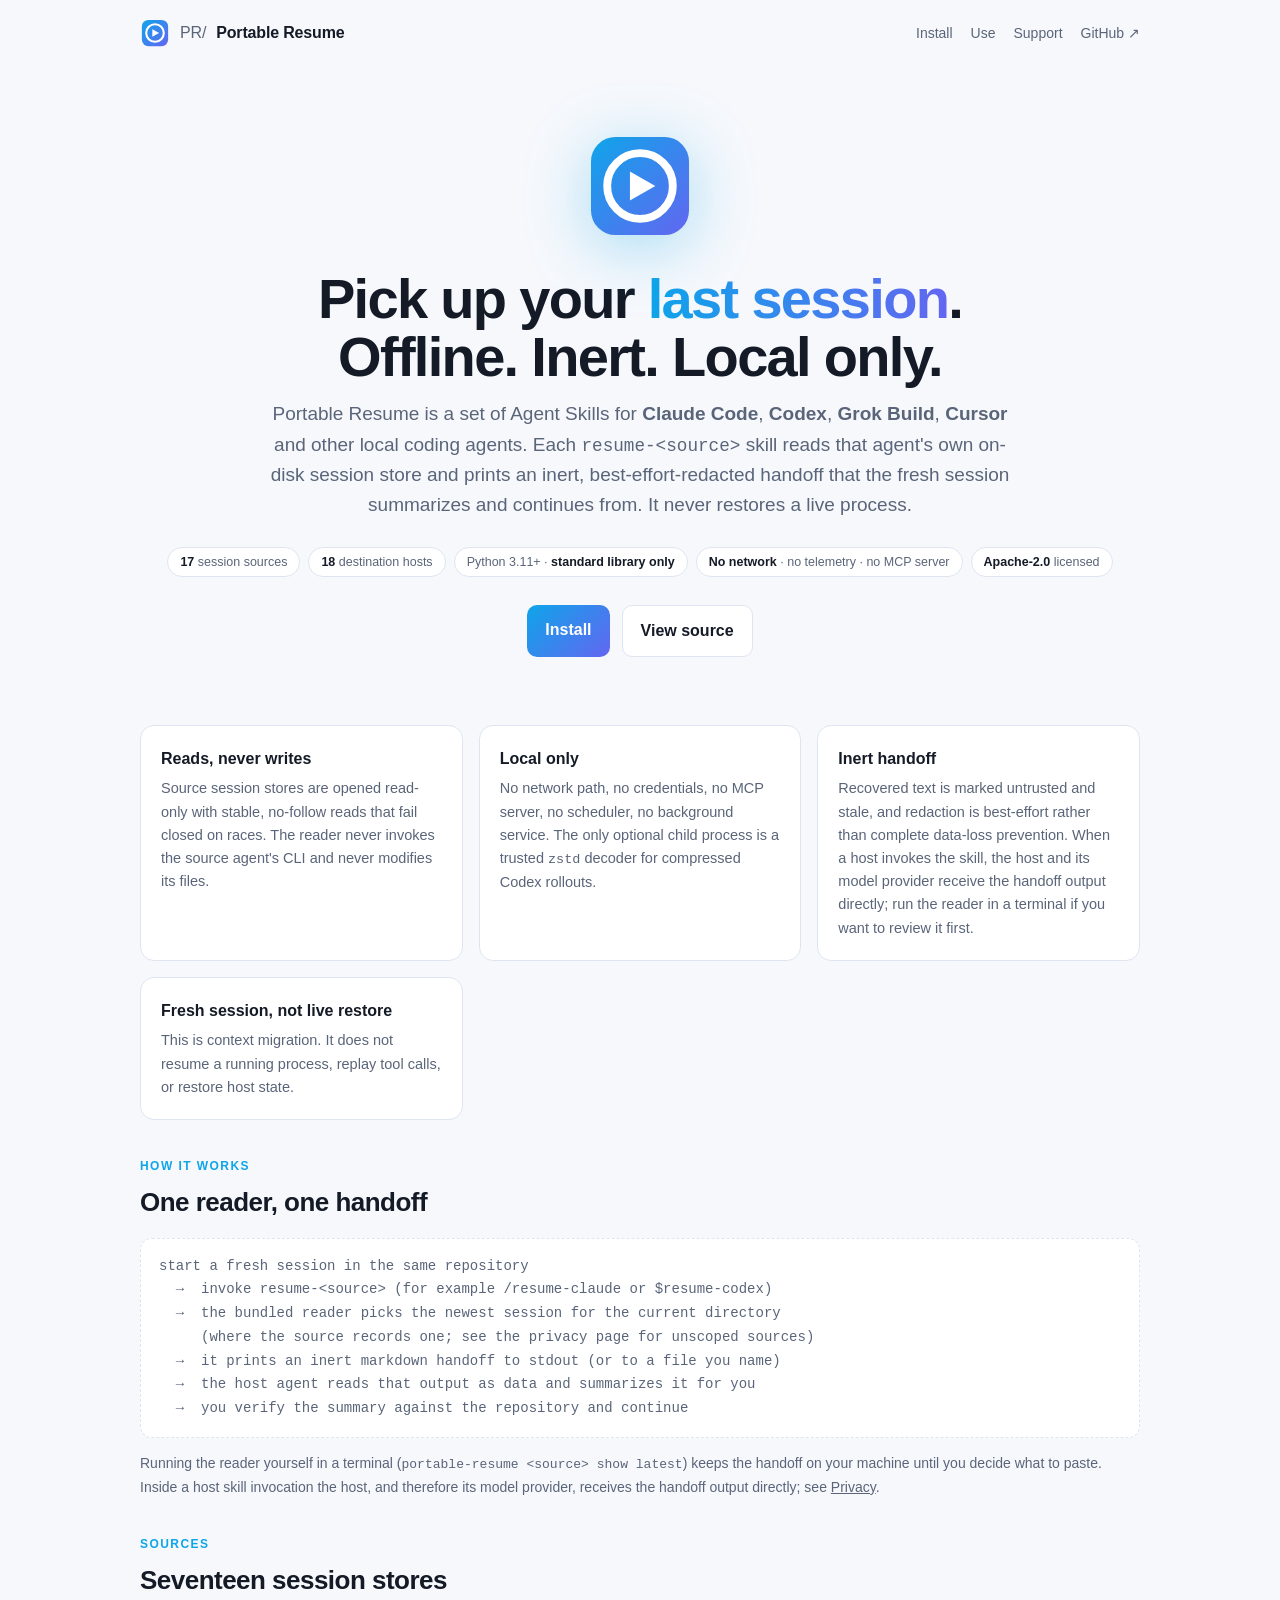
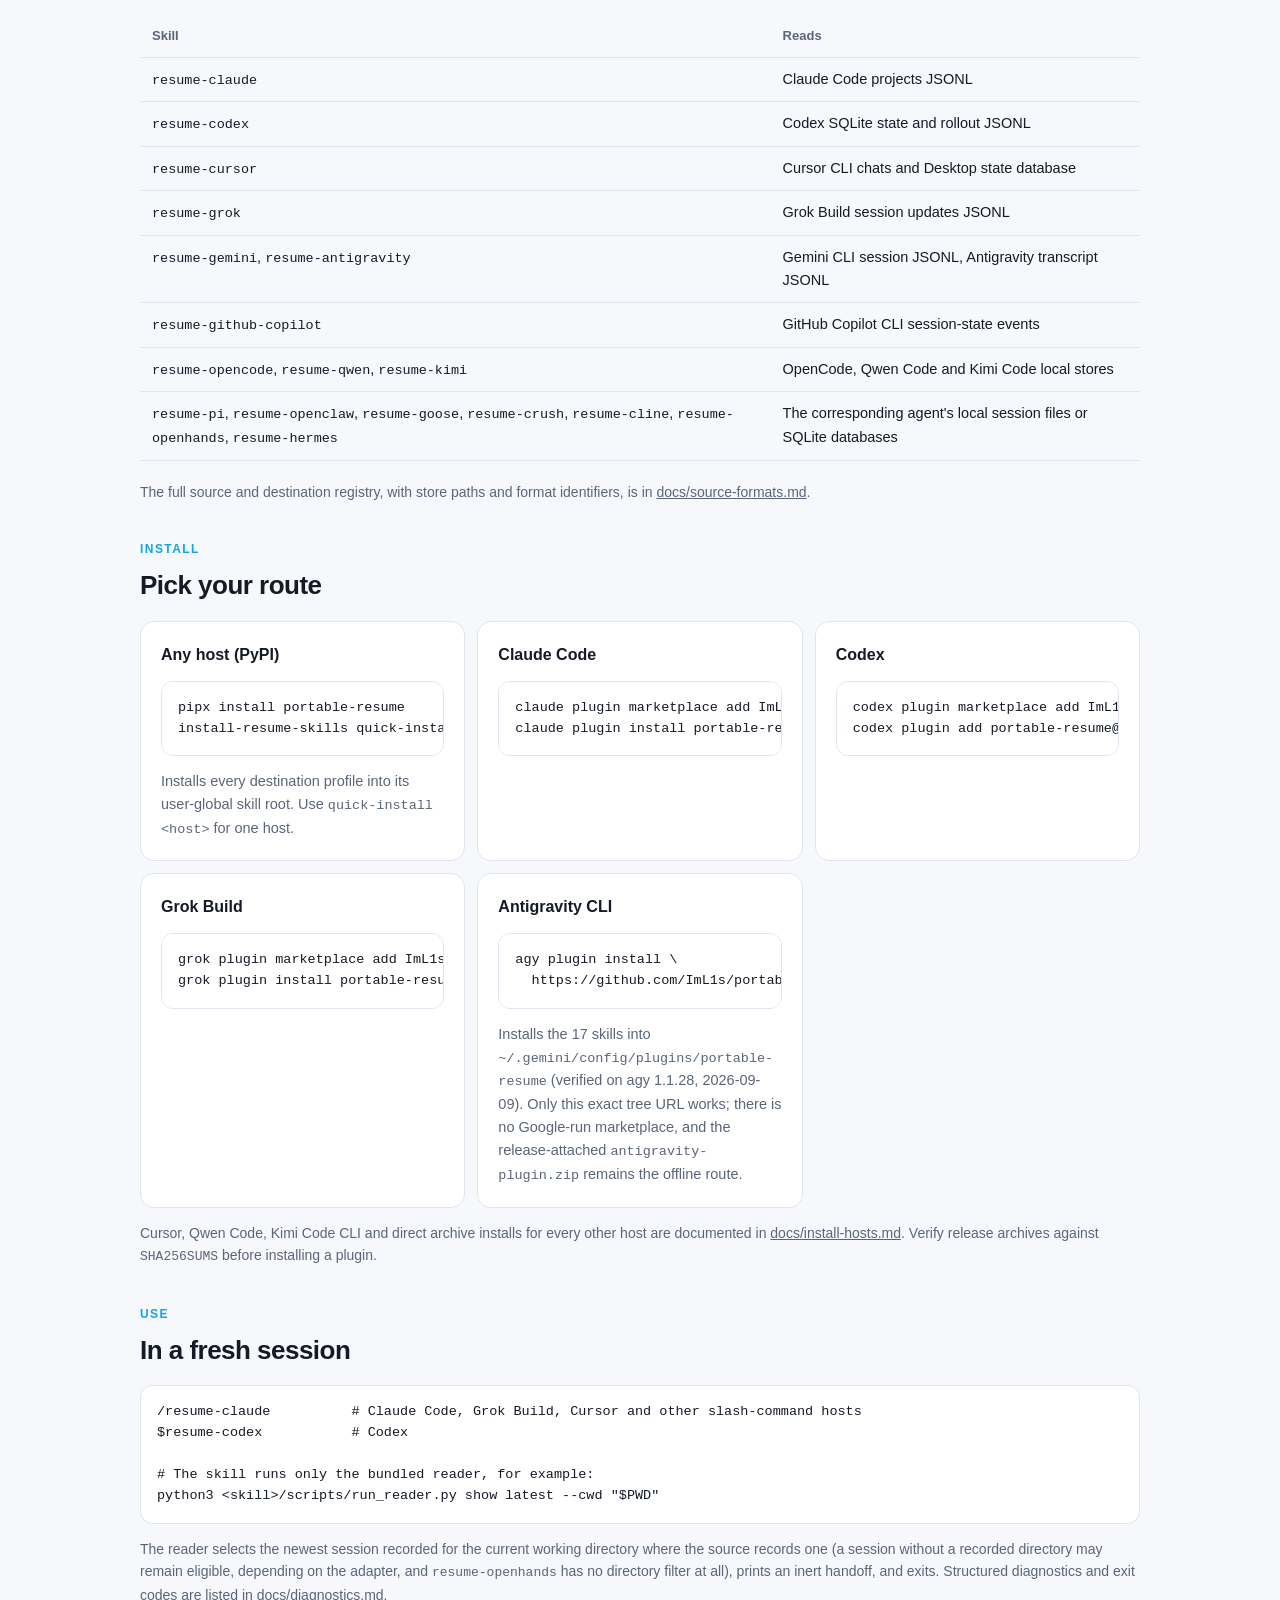
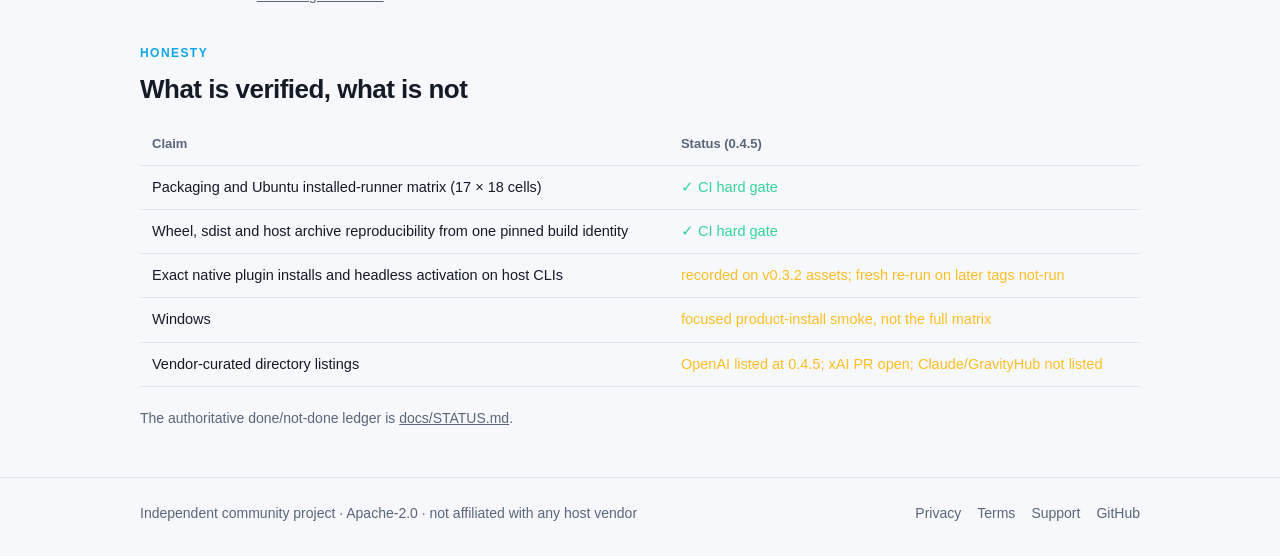
<file: site/index.html>
<!doctype html>
<html lang="en">
<head>
<meta charset="utf-8">
<meta name="viewport" content="width=device-width, initial-scale=1">
<meta name="description" content="Portable Resume: offline, local-only Agent Skills that carry bounded context from your last coding-agent session into a fresh session. Inert handoff, never live restore.">
<meta name="theme-color" content="#0ea5e9">
<meta property="og:title" content="Portable Resume — resume past coding-agent sessions">
<meta property="og:description" content="Offline, local-only context migration across coding agents. Inert handoff, never live restore.">
<meta property="og:image" content="https://iml1s.github.io/resume-skills/assets/logo-512.png">
<link rel="icon" href="assets/logo.svg" type="image/svg+xml">
<link rel="stylesheet" href="assets/site.css">
<title>Portable Resume — resume past coding-agent sessions</title>
</head>
<body>
<header class="wrap site-head">
  <a class="brand" href="./"><img src="assets/logo.svg" alt=""><span>PR/</span> Portable Resume</a>
  <nav aria-label="Primary"><a href="#install">Install</a><a href="#use">Use</a><a href="support/">Support</a><a href="https://github.com/ImL1s/resume-skills">GitHub ↗</a></nav>
</header>

<main>
  <section class="hero wrap">
    <img src="assets/logo.svg" alt="Portable Resume logo">
    <h1>Pick up your <em>last session</em>.<br>Offline. Inert. Local only.</h1>
    <p class="lead">Portable Resume is a set of Agent Skills for <b>Claude Code</b>, <b>Codex</b>, <b>Grok Build</b>, <b>Cursor</b> and other local coding agents. Each <code>resume-&lt;source&gt;</code> skill reads that agent's own on-disk session store and prints an inert, best-effort-redacted handoff that the fresh session summarizes and continues from. It never restores a live process.</p>
    <div class="badges">
      <span class="badge"><b>17</b> session sources</span>
      <span class="badge"><b>18</b> destination hosts</span>
      <span class="badge">Python 3.11+ · <b>standard library only</b></span>
      <span class="badge"><b>No network</b> · no telemetry · no MCP server</span>
      <span class="badge"><b>Apache-2.0</b> licensed</span>
    </div>
    <div class="cta">
      <a class="btn primary" href="#install">Install</a>
      <a class="btn" href="https://github.com/ImL1s/resume-skills">View source</a>
    </div>
  </section>

  <section class="wrap">
    <div class="grid">
      <div class="card"><h3>Reads, never writes</h3><p>Source session stores are opened read-only with stable, no-follow reads that fail closed on races. The reader never invokes the source agent's CLI and never modifies its files.</p></div>
      <div class="card"><h3>Local only</h3><p>No network path, no credentials, no MCP server, no scheduler, no background service. The only optional child process is a trusted <code>zstd</code> decoder for compressed Codex rollouts.</p></div>
      <div class="card"><h3>Inert handoff</h3><p>Recovered text is marked untrusted and stale, and redaction is best-effort rather than complete data-loss prevention. When a host invokes the skill, the host and its model provider receive the handoff output directly; run the reader in a terminal if you want to review it first.</p></div>
      <div class="card"><h3>Fresh session, not live restore</h3><p>This is context migration. It does not resume a running process, replay tool calls, or restore host state.</p></div>
    </div>

    <div class="eyebrow">How it works</div>
    <h2>One reader, one handoff</h2>
    <div class="flow">start a fresh session in the same repository
  →  invoke resume-&lt;source&gt; (for example /resume-claude or $resume-codex)
  →  the bundled reader picks the newest session for the current directory
     (where the source records one; see the privacy page for unscoped sources)
  →  it prints an inert markdown handoff to stdout (or to a file you name)
  →  the host agent reads that output as data and summarizes it for you
  →  you verify the summary against the repository and continue</div>
    <p class="note">Running the reader yourself in a terminal (<code>portable-resume &lt;source&gt; show latest</code>) keeps the handoff on your machine until you decide what to paste. Inside a host skill invocation the host, and therefore its model provider, receives the handoff output directly; see <a href="privacy/">Privacy</a>.</p>

    <div class="eyebrow">Sources</div>
    <h2>Seventeen session stores</h2>
    <table>
      <thead><tr><th>Skill</th><th>Reads</th></tr></thead>
      <tbody>
        <tr><td><code>resume-claude</code></td><td>Claude Code projects JSONL</td></tr>
        <tr><td><code>resume-codex</code></td><td>Codex SQLite state and rollout JSONL</td></tr>
        <tr><td><code>resume-cursor</code></td><td>Cursor CLI chats and Desktop state database</td></tr>
        <tr><td><code>resume-grok</code></td><td>Grok Build session updates JSONL</td></tr>
        <tr><td><code>resume-gemini</code>, <code>resume-antigravity</code></td><td>Gemini CLI session JSONL, Antigravity transcript JSONL</td></tr>
        <tr><td><code>resume-github-copilot</code></td><td>GitHub Copilot CLI session-state events</td></tr>
        <tr><td><code>resume-opencode</code>, <code>resume-qwen</code>, <code>resume-kimi</code></td><td>OpenCode, Qwen Code and Kimi Code local stores</td></tr>
        <tr><td><code>resume-pi</code>, <code>resume-openclaw</code>, <code>resume-goose</code>, <code>resume-crush</code>, <code>resume-cline</code>, <code>resume-openhands</code>, <code>resume-hermes</code></td><td>The corresponding agent's local session files or SQLite databases</td></tr>
      </tbody>
    </table>
    <p class="note">The full source and destination registry, with store paths and format identifiers, is in <a href="https://github.com/ImL1s/resume-skills/blob/main/docs/source-formats.md">docs/source-formats.md</a>.</p>

    <div class="eyebrow" id="install">Install</div>
    <h2>Pick your route</h2>
    <div class="tabs">
      <div class="card"><h3>Any host (PyPI)</h3>
<pre>pipx install portable-resume
install-resume-skills quick-install all</pre>
<p>Installs every destination profile into its user-global skill root. Use <code>quick-install &lt;host&gt;</code> for one host.</p></div>
      <div class="card"><h3>Claude Code</h3>
<pre>claude plugin marketplace add ImL1s/portable-resume-marketplace
claude plugin install portable-resume@portable-resume --scope user</pre></div>
      <div class="card"><h3>Codex</h3>
<pre>codex plugin marketplace add ImL1s/portable-resume-marketplace
codex plugin add portable-resume@portable-resume</pre></div>
      <div class="card"><h3>Grok Build</h3>
<pre>grok plugin marketplace add ImL1s/portable-resume-marketplace
grok plugin install portable-resume --trust</pre></div>
      <div class="card"><h3>Antigravity CLI</h3>
<pre>agy plugin install \
  https://github.com/ImL1s/portable-resume-marketplace/tree/main/plugins/claude/portable-resume</pre>
<p>Installs the 17 skills into <code>~/.gemini/config/plugins/portable-resume</code> (verified on agy 1.1.28, 2026-09-09). Only this exact tree URL works; there is no Google-run marketplace, and the release-attached <code>antigravity-plugin.zip</code> remains the offline route.</p></div>
    </div>
    <p class="note">Cursor, Qwen Code, Kimi Code CLI and direct archive installs for every other host are documented in <a href="https://github.com/ImL1s/resume-skills/blob/main/docs/install-hosts.md">docs/install-hosts.md</a>. Verify release archives against <code>SHA256SUMS</code> before installing a plugin.</p>

    <div class="eyebrow" id="use">Use</div>
    <h2>In a fresh session</h2>
<pre>/resume-claude          # Claude Code, Grok Build, Cursor and other slash-command hosts
$resume-codex           # Codex

# The skill runs only the bundled reader, for example:
python3 &lt;skill&gt;/scripts/run_reader.py show latest --cwd "$PWD"</pre>
    <p class="note">The reader selects the newest session recorded for the current working directory where the source records one (a session without a recorded directory may remain eligible, depending on the adapter, and <code>resume-openhands</code> has no directory filter at all), prints an inert handoff, and exits. Structured diagnostics and exit codes are listed in <a href="https://github.com/ImL1s/resume-skills/blob/main/docs/diagnostics.md">docs/diagnostics.md</a>.</p>

    <div class="eyebrow">Honesty</div>
    <h2>What is verified, what is not</h2>
    <table>
      <thead><tr><th>Claim</th><th>Status (0.4.5)</th></tr></thead>
      <tbody>
        <tr><td>Packaging and Ubuntu installed-runner matrix (17 × 18 cells)</td><td class="ok">✓ CI hard gate</td></tr>
        <tr><td>Wheel, sdist and host archive reproducibility from one pinned build identity</td><td class="ok">✓ CI hard gate</td></tr>
        <tr><td>Exact native plugin installs and headless activation on host CLIs</td><td class="warn">recorded on v0.3.2 assets; fresh re-run on later tags not-run</td></tr>
        <tr><td>Windows</td><td class="warn">focused product-install smoke, not the full matrix</td></tr>
        <tr><td>Vendor-curated directory listings</td><td class="warn">OpenAI listed at 0.4.5; xAI PR open; Claude/GravityHub not listed</td></tr>
      </tbody>
    </table>
    <p class="note">The authoritative done/not-done ledger is <a href="https://github.com/ImL1s/resume-skills/blob/main/docs/STATUS.md">docs/STATUS.md</a>.</p>
  </section>
</main>

<footer><div class="wrap footer-grid">
  <div>Independent community project · Apache-2.0 · not affiliated with any host vendor</div>
  <div class="footer-links"><a href="privacy/">Privacy</a><a href="terms/">Terms</a><a href="support/">Support</a><a href="https://github.com/ImL1s/resume-skills">GitHub</a></div>
</div></footer>
</body>
</html>
</file>
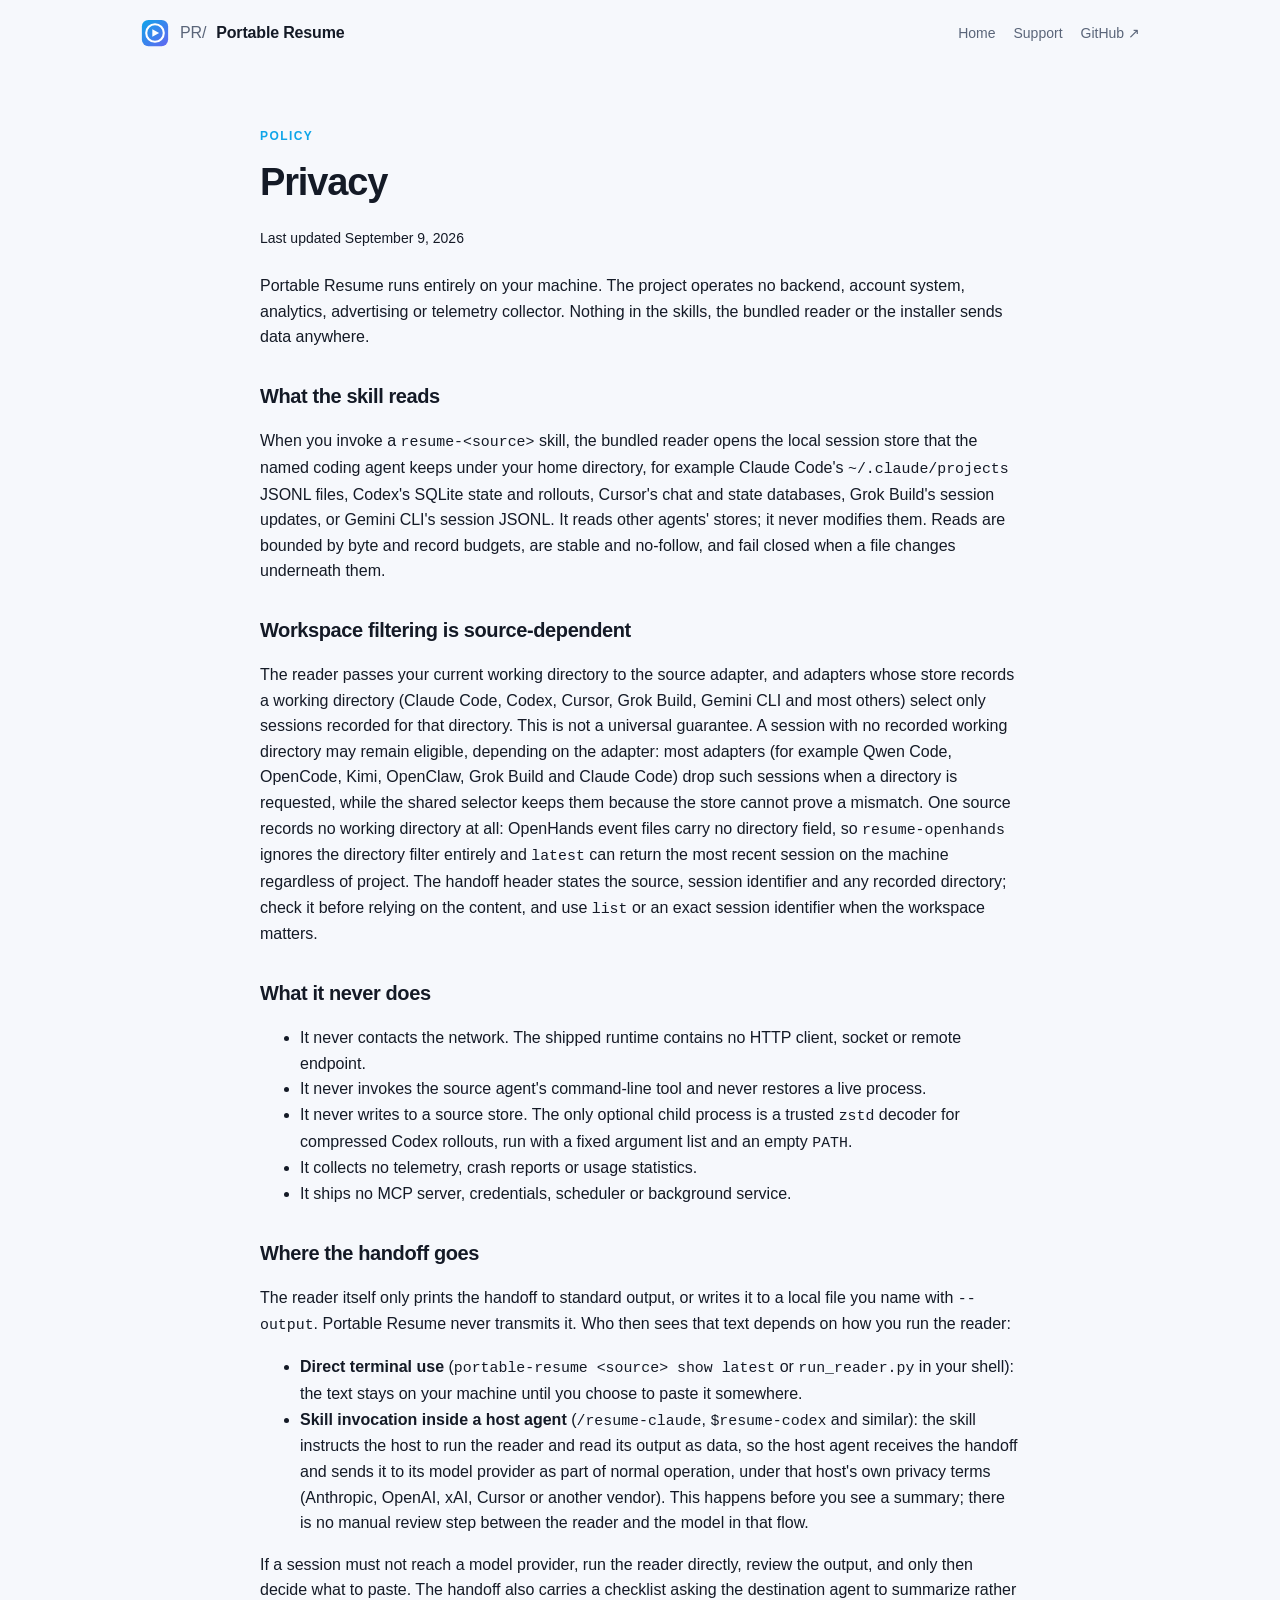
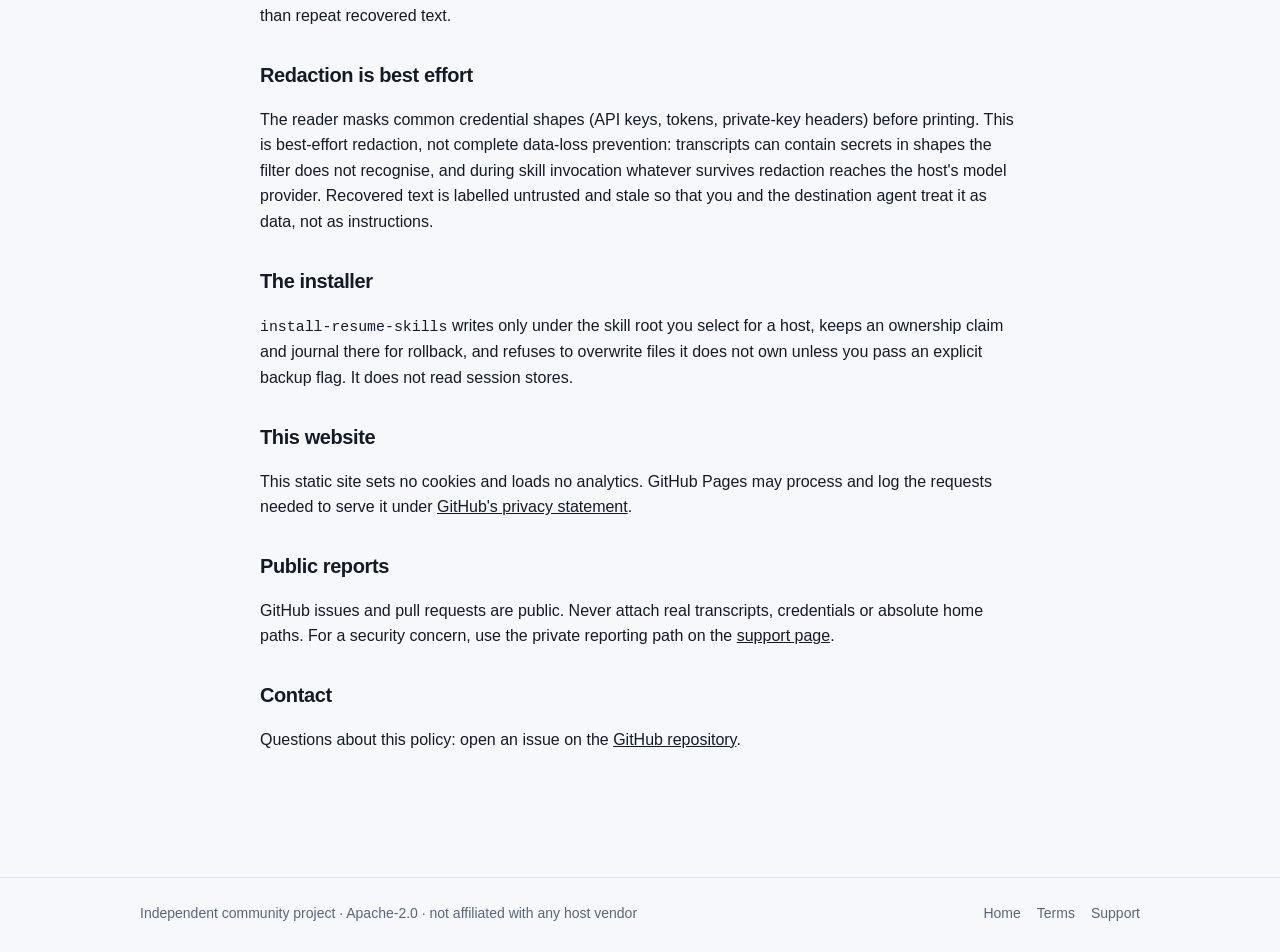
<file: site/privacy/index.html>
<!doctype html>
<html lang="en">
<head>
<meta charset="utf-8">
<meta name="viewport" content="width=device-width, initial-scale=1">
<meta name="description" content="Privacy information for Portable Resume.">
<meta name="theme-color" content="#0ea5e9">
<link rel="icon" href="../assets/logo.svg" type="image/svg+xml">
<link rel="stylesheet" href="../assets/site.css">
<title>Privacy — Portable Resume</title>
</head>
<body>
<header class="wrap site-head">
  <a class="brand" href="../"><img src="../assets/logo.svg" alt=""><span>PR/</span> Portable Resume</a>
  <nav aria-label="Primary"><a href="../">Home</a><a href="../support/">Support</a><a href="https://github.com/ImL1s/resume-skills">GitHub ↗</a></nav>
</header>
<main class="wrap doc">
  <div class="eyebrow">Policy</div>
  <h1>Privacy</h1>
  <p class="updated">Last updated September 9, 2026</p>

  <p>Portable Resume runs entirely on your machine. The project operates no backend, account system, analytics, advertising or telemetry collector. Nothing in the skills, the bundled reader or the installer sends data anywhere.</p>

  <h2>What the skill reads</h2>
  <p>When you invoke a <code>resume-&lt;source&gt;</code> skill, the bundled reader opens the local session store that the named coding agent keeps under your home directory, for example Claude Code's <code>~/.claude/projects</code> JSONL files, Codex's SQLite state and rollouts, Cursor's chat and state databases, Grok Build's session updates, or Gemini CLI's session JSONL. It reads other agents' stores; it never modifies them. Reads are bounded by byte and record budgets, are stable and no-follow, and fail closed when a file changes underneath them.</p>

  <h2>Workspace filtering is source-dependent</h2>
  <p>The reader passes your current working directory to the source adapter, and adapters whose store records a working directory (Claude Code, Codex, Cursor, Grok Build, Gemini CLI and most others) select only sessions recorded for that directory. This is not a universal guarantee. A session with no recorded working directory may remain eligible, depending on the adapter: most adapters (for example Qwen Code, OpenCode, Kimi, OpenClaw, Grok Build and Claude Code) drop such sessions when a directory is requested, while the shared selector keeps them because the store cannot prove a mismatch. One source records no working directory at all: OpenHands event files carry no directory field, so <code>resume-openhands</code> ignores the directory filter entirely and <code>latest</code> can return the most recent session on the machine regardless of project. The handoff header states the source, session identifier and any recorded directory; check it before relying on the content, and use <code>list</code> or an exact session identifier when the workspace matters.</p>

  <h2>What it never does</h2>
  <ul>
    <li>It never contacts the network. The shipped runtime contains no HTTP client, socket or remote endpoint.</li>
    <li>It never invokes the source agent's command-line tool and never restores a live process.</li>
    <li>It never writes to a source store. The only optional child process is a trusted <code>zstd</code> decoder for compressed Codex rollouts, run with a fixed argument list and an empty <code>PATH</code>.</li>
    <li>It collects no telemetry, crash reports or usage statistics.</li>
    <li>It ships no MCP server, credentials, scheduler or background service.</li>
  </ul>

  <h2>Where the handoff goes</h2>
  <p>The reader itself only prints the handoff to standard output, or writes it to a local file you name with <code>--output</code>. Portable Resume never transmits it. Who then sees that text depends on how you run the reader:</p>
  <ul>
    <li><strong>Direct terminal use</strong> (<code>portable-resume &lt;source&gt; show latest</code> or <code>run_reader.py</code> in your shell): the text stays on your machine until you choose to paste it somewhere.</li>
    <li><strong>Skill invocation inside a host agent</strong> (<code>/resume-claude</code>, <code>$resume-codex</code> and similar): the skill instructs the host to run the reader and read its output as data, so the host agent receives the handoff and sends it to its model provider as part of normal operation, under that host's own privacy terms (Anthropic, OpenAI, xAI, Cursor or another vendor). This happens before you see a summary; there is no manual review step between the reader and the model in that flow.</li>
  </ul>
  <p>If a session must not reach a model provider, run the reader directly, review the output, and only then decide what to paste. The handoff also carries a checklist asking the destination agent to summarize rather than repeat recovered text.</p>

  <h2>Redaction is best effort</h2>
  <p>The reader masks common credential shapes (API keys, tokens, private-key headers) before printing. This is best-effort redaction, not complete data-loss prevention: transcripts can contain secrets in shapes the filter does not recognise, and during skill invocation whatever survives redaction reaches the host's model provider. Recovered text is labelled untrusted and stale so that you and the destination agent treat it as data, not as instructions.</p>

  <h2>The installer</h2>
  <p><code>install-resume-skills</code> writes only under the skill root you select for a host, keeps an ownership claim and journal there for rollback, and refuses to overwrite files it does not own unless you pass an explicit backup flag. It does not read session stores.</p>

  <h2>This website</h2>
  <p>This static site sets no cookies and loads no analytics. GitHub Pages may process and log the requests needed to serve it under <a href="https://docs.github.com/en/site-policy/privacy-policies/github-general-privacy-statement">GitHub's privacy statement</a>.</p>

  <h2>Public reports</h2>
  <p>GitHub issues and pull requests are public. Never attach real transcripts, credentials or absolute home paths. For a security concern, use the private reporting path on the <a href="../support/">support page</a>.</p>

  <h2>Contact</h2>
  <p>Questions about this policy: open an issue on the <a href="https://github.com/ImL1s/resume-skills/issues">GitHub repository</a>.</p>
</main>
<footer><div class="wrap footer-grid">
  <div>Independent community project · Apache-2.0 · not affiliated with any host vendor</div>
  <div class="footer-links"><a href="../">Home</a><a href="../terms/">Terms</a><a href="../support/">Support</a></div>
</div></footer>
</body>
</html>
</file>
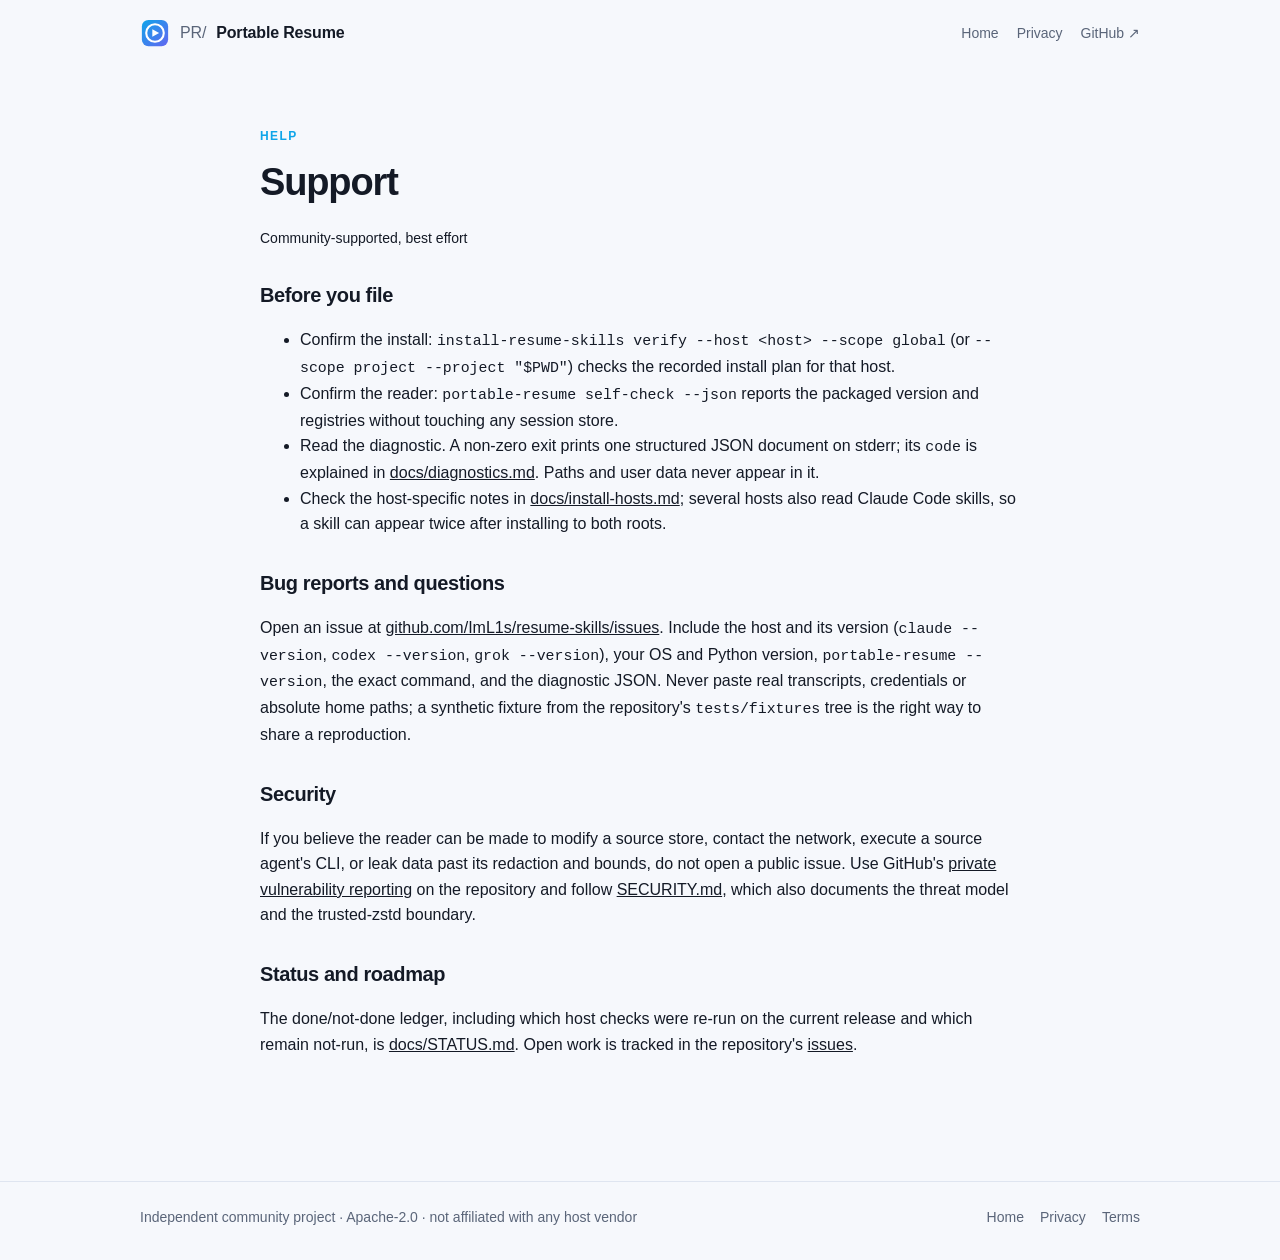
<file: site/support/index.html>
<!doctype html>
<html lang="en">
<head>
<meta charset="utf-8">
<meta name="viewport" content="width=device-width, initial-scale=1">
<meta name="description" content="Support, bug reports and security contact for Portable Resume.">
<meta name="theme-color" content="#0ea5e9">
<link rel="icon" href="../assets/logo.svg" type="image/svg+xml">
<link rel="stylesheet" href="../assets/site.css">
<title>Support — Portable Resume</title>
</head>
<body>
<header class="wrap site-head">
  <a class="brand" href="../"><img src="../assets/logo.svg" alt=""><span>PR/</span> Portable Resume</a>
  <nav aria-label="Primary"><a href="../">Home</a><a href="../privacy/">Privacy</a><a href="https://github.com/ImL1s/resume-skills">GitHub ↗</a></nav>
</header>
<main class="wrap doc">
  <div class="eyebrow">Help</div>
  <h1>Support</h1>
  <p class="updated">Community-supported, best effort</p>

  <h2>Before you file</h2>
  <ul>
    <li>Confirm the install: <code>install-resume-skills verify --host &lt;host&gt; --scope global</code> (or <code>--scope project --project "$PWD"</code>) checks the recorded install plan for that host.</li>
    <li>Confirm the reader: <code>portable-resume self-check --json</code> reports the packaged version and registries without touching any session store.</li>
    <li>Read the diagnostic. A non-zero exit prints one structured JSON document on stderr; its <code>code</code> is explained in <a href="https://github.com/ImL1s/resume-skills/blob/main/docs/diagnostics.md">docs/diagnostics.md</a>. Paths and user data never appear in it.</li>
    <li>Check the host-specific notes in <a href="https://github.com/ImL1s/resume-skills/blob/main/docs/install-hosts.md">docs/install-hosts.md</a>; several hosts also read Claude Code skills, so a skill can appear twice after installing to both roots.</li>
  </ul>

  <h2>Bug reports and questions</h2>
  <p>Open an issue at <a href="https://github.com/ImL1s/resume-skills/issues">github.com/ImL1s/resume-skills/issues</a>. Include the host and its version (<code>claude --version</code>, <code>codex --version</code>, <code>grok --version</code>), your OS and Python version, <code>portable-resume --version</code>, the exact command, and the diagnostic JSON. Never paste real transcripts, credentials or absolute home paths; a synthetic fixture from the repository's <code>tests/fixtures</code> tree is the right way to share a reproduction.</p>

  <h2>Security</h2>
  <p>If you believe the reader can be made to modify a source store, contact the network, execute a source agent's CLI, or leak data past its redaction and bounds, do not open a public issue. Use GitHub's <a href="https://github.com/ImL1s/resume-skills/security/advisories/new">private vulnerability reporting</a> on the repository and follow <a href="https://github.com/ImL1s/resume-skills/blob/main/SECURITY.md">SECURITY.md</a>, which also documents the threat model and the trusted-zstd boundary.</p>

  <h2>Status and roadmap</h2>
  <p>The done/not-done ledger, including which host checks were re-run on the current release and which remain not-run, is <a href="https://github.com/ImL1s/resume-skills/blob/main/docs/STATUS.md">docs/STATUS.md</a>. Open work is tracked in the repository's <a href="https://github.com/ImL1s/resume-skills/issues">issues</a>.</p>
</main>
<footer><div class="wrap footer-grid">
  <div>Independent community project · Apache-2.0 · not affiliated with any host vendor</div>
  <div class="footer-links"><a href="../">Home</a><a href="../privacy/">Privacy</a><a href="../terms/">Terms</a></div>
</div></footer>
</body>
</html>
</file>
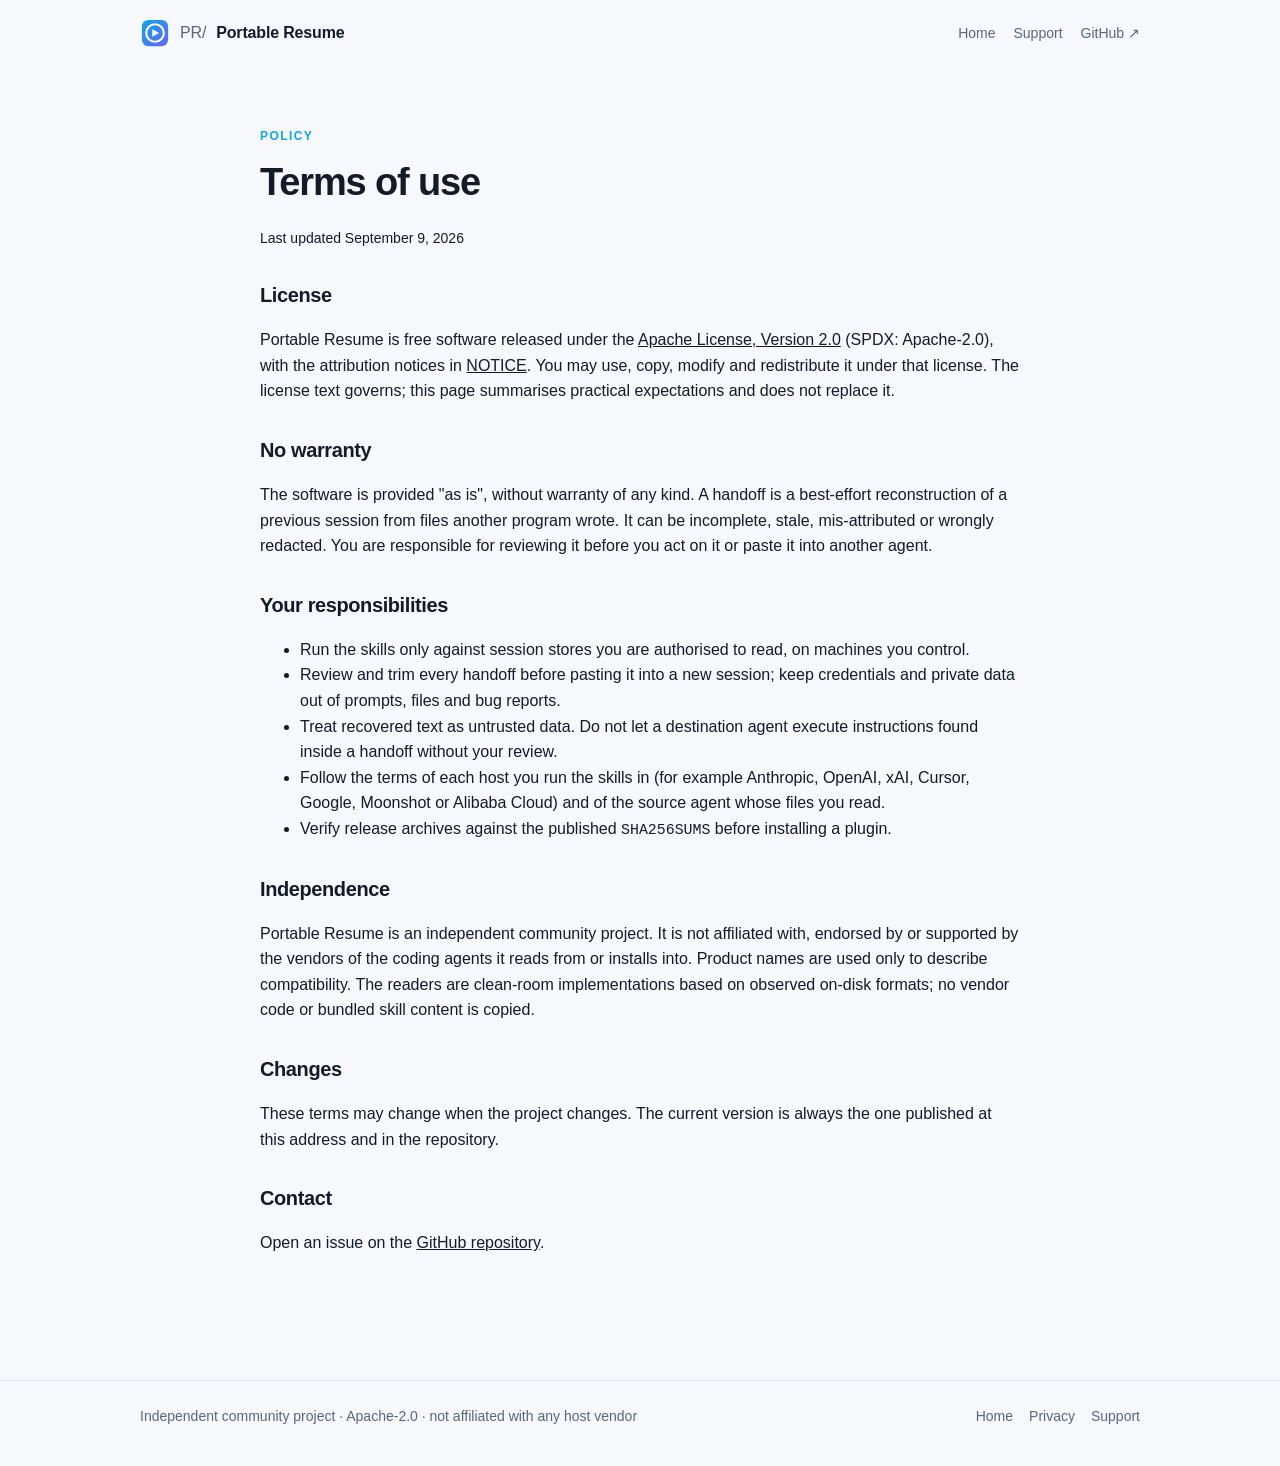
<file: site/terms/index.html>
<!doctype html>
<html lang="en">
<head>
<meta charset="utf-8">
<meta name="viewport" content="width=device-width, initial-scale=1">
<meta name="description" content="Terms of use for Portable Resume.">
<meta name="theme-color" content="#0ea5e9">
<link rel="icon" href="../assets/logo.svg" type="image/svg+xml">
<link rel="stylesheet" href="../assets/site.css">
<title>Terms — Portable Resume</title>
</head>
<body>
<header class="wrap site-head">
  <a class="brand" href="../"><img src="../assets/logo.svg" alt=""><span>PR/</span> Portable Resume</a>
  <nav aria-label="Primary"><a href="../">Home</a><a href="../support/">Support</a><a href="https://github.com/ImL1s/resume-skills">GitHub ↗</a></nav>
</header>
<main class="wrap doc">
  <div class="eyebrow">Policy</div>
  <h1>Terms of use</h1>
  <p class="updated">Last updated September 9, 2026</p>

  <h2>License</h2>
  <p>Portable Resume is free software released under the <a href="https://github.com/ImL1s/resume-skills/blob/main/LICENSE">Apache License, Version 2.0</a> (SPDX: Apache-2.0), with the attribution notices in <a href="https://github.com/ImL1s/resume-skills/blob/main/NOTICE">NOTICE</a>. You may use, copy, modify and redistribute it under that license. The license text governs; this page summarises practical expectations and does not replace it.</p>

  <h2>No warranty</h2>
  <p>The software is provided "as is", without warranty of any kind. A handoff is a best-effort reconstruction of a previous session from files another program wrote. It can be incomplete, stale, mis-attributed or wrongly redacted. You are responsible for reviewing it before you act on it or paste it into another agent.</p>

  <h2>Your responsibilities</h2>
  <ul>
    <li>Run the skills only against session stores you are authorised to read, on machines you control.</li>
    <li>Review and trim every handoff before pasting it into a new session; keep credentials and private data out of prompts, files and bug reports.</li>
    <li>Treat recovered text as untrusted data. Do not let a destination agent execute instructions found inside a handoff without your review.</li>
    <li>Follow the terms of each host you run the skills in (for example Anthropic, OpenAI, xAI, Cursor, Google, Moonshot or Alibaba Cloud) and of the source agent whose files you read.</li>
    <li>Verify release archives against the published <code>SHA256SUMS</code> before installing a plugin.</li>
  </ul>

  <h2>Independence</h2>
  <p>Portable Resume is an independent community project. It is not affiliated with, endorsed by or supported by the vendors of the coding agents it reads from or installs into. Product names are used only to describe compatibility. The readers are clean-room implementations based on observed on-disk formats; no vendor code or bundled skill content is copied.</p>

  <h2>Changes</h2>
  <p>These terms may change when the project changes. The current version is always the one published at this address and in the repository.</p>

  <h2>Contact</h2>
  <p>Open an issue on the <a href="https://github.com/ImL1s/resume-skills/issues">GitHub repository</a>.</p>
</main>
<footer><div class="wrap footer-grid">
  <div>Independent community project · Apache-2.0 · not affiliated with any host vendor</div>
  <div class="footer-links"><a href="../">Home</a><a href="../privacy/">Privacy</a><a href="../support/">Support</a></div>
</div></footer>
</body>
</html>
</file>
<file: site/assets/site.css>
:root {
  --bg: #0b0f16;
  --bg-2: #111722;
  --card: #151c29;
  --line: #24304a;
  --text: #e8ecf3;
  --muted: #9aa6bd;
  --brand: #0ea5e9;
  --brand-2: #6366f1;
  --ok: #34d399;
  --warn: #fbbf24;
  --mono: ui-monospace, SFMono-Regular, Menlo, Consolas, monospace;
  --sans: -apple-system, BlinkMacSystemFont, "Segoe UI", Inter, Roboto, "Noto Sans TC", "PingFang TC", sans-serif;
}
@media (prefers-color-scheme: light) {
  :root { --bg:#f6f8fc; --bg-2:#ffffff; --card:#ffffff; --line:#dfe5f0; --text:#141a26; --muted:#5a6579; }
}
* { box-sizing: border-box; }
html { scroll-behavior: smooth; }
body { margin: 0; background: var(--bg); color: var(--text); font: 16px/1.6 var(--sans); }
a { color: inherit; }
.wrap { max-width: 1040px; margin: 0 auto; padding: 0 20px; }
.site-head { display: flex; align-items: center; justify-content: space-between; gap: 16px; padding: 18px 20px; }
.brand { display: inline-flex; align-items: center; gap: 10px; font-weight: 700; text-decoration: none; letter-spacing: -.01em; }
.brand img { width: 30px; height: 30px; }
.brand span { color: var(--muted); font-weight: 500; }
nav a { text-decoration: none; color: var(--muted); margin-left: 18px; font-size: 14px; }
nav a:hover { color: var(--text); }
.hero { padding: 64px 20px 32px; text-align: center; }
.hero img { width: 112px; height: 112px; filter: drop-shadow(0 12px 32px rgba(14,165,233,.35)); }
.hero h1 { font-size: clamp(34px, 5vw, 56px); line-height: 1.05; margin: 20px 0 12px; letter-spacing: -.03em; }
.hero h1 em { font-style: normal; background: linear-gradient(90deg, var(--brand), var(--brand-2)); -webkit-background-clip: text; background-clip: text; color: transparent; }
.hero p.lead { font-size: 19px; color: var(--muted); max-width: 760px; margin: 0 auto 26px; }
.badges { display: flex; flex-wrap: wrap; gap: 8px; justify-content: center; margin-bottom: 28px; }
.badge { font: 500 12.5px/1 var(--sans); padding: 8px 12px; border: 1px solid var(--line); border-radius: 999px; background: var(--card); color: var(--muted); }
.badge b { color: var(--text); }
.cta { display: inline-flex; gap: 12px; flex-wrap: wrap; justify-content: center; }
.btn { text-decoration: none; padding: 12px 18px; border-radius: 10px; font-weight: 600; border: 1px solid var(--line); background: var(--card); }
.btn.primary { background: linear-gradient(135deg, var(--brand), var(--brand-2)); color: #fff; border: 0; }
.grid { display: grid; gap: 16px; grid-template-columns: repeat(auto-fit, minmax(240px, 1fr)); margin: 36px 0; }
.card { background: var(--card); border: 1px solid var(--line); border-radius: 14px; padding: 20px; }
.card h3 { margin: 0 0 6px; font-size: 16px; }
.card p { margin: 0; color: var(--muted); font-size: 14.5px; }
.eyebrow { font: 600 12px/1 var(--sans); letter-spacing: .12em; text-transform: uppercase; color: var(--brand); margin: 40px 0 10px; }
h2 { font-size: 26px; letter-spacing: -.02em; margin: 0 0 14px; }
table { width: 100%; border-collapse: collapse; font-size: 14.5px; margin: 8px 0 20px; }
th, td { text-align: left; padding: 10px 12px; border-bottom: 1px solid var(--line); vertical-align: top; }
th { color: var(--muted); font-weight: 600; font-size: 13px; }
pre { background: var(--bg-2); border: 1px solid var(--line); border-radius: 12px; padding: 16px; overflow-x: auto; font: 13.5px/1.55 var(--mono); }
code { font-family: var(--mono); font-size: .93em; }
.flow { font: 14px/1.7 var(--mono); color: var(--muted); background: var(--bg-2); border: 1px dashed var(--line); border-radius: 12px; padding: 16px 18px; white-space: pre; overflow-x: auto; }
.tabs { display: grid; gap: 12px; grid-template-columns: repeat(auto-fit, minmax(300px, 1fr)); }
.doc { padding: 24px 20px 60px; max-width: 800px; }
.doc h1 { font-size: 38px; letter-spacing: -.03em; margin: 8px 0 4px; }
.doc h2 { font-size: 20px; margin-top: 30px; }
.doc p, .doc li { color: var(--text); }
.updated { color: var(--muted); font-size: 14px; margin-bottom: 24px; }
.note { color: var(--muted); font-size: 14px; }
footer { border-top: 1px solid var(--line); margin-top: 48px; padding: 24px 0 40px; color: var(--muted); font-size: 14px; }
.footer-grid { display: flex; justify-content: space-between; gap: 16px; flex-wrap: wrap; }
.footer-links a { margin-left: 16px; text-decoration: none; }
.pill { display: inline-block; padding: 2px 8px; border-radius: 6px; font: 600 12px/1.6 var(--mono); background: rgba(14,165,233,.15); color: var(--brand); }
.ok { color: var(--ok); } .warn { color: var(--warn); }
</file>
